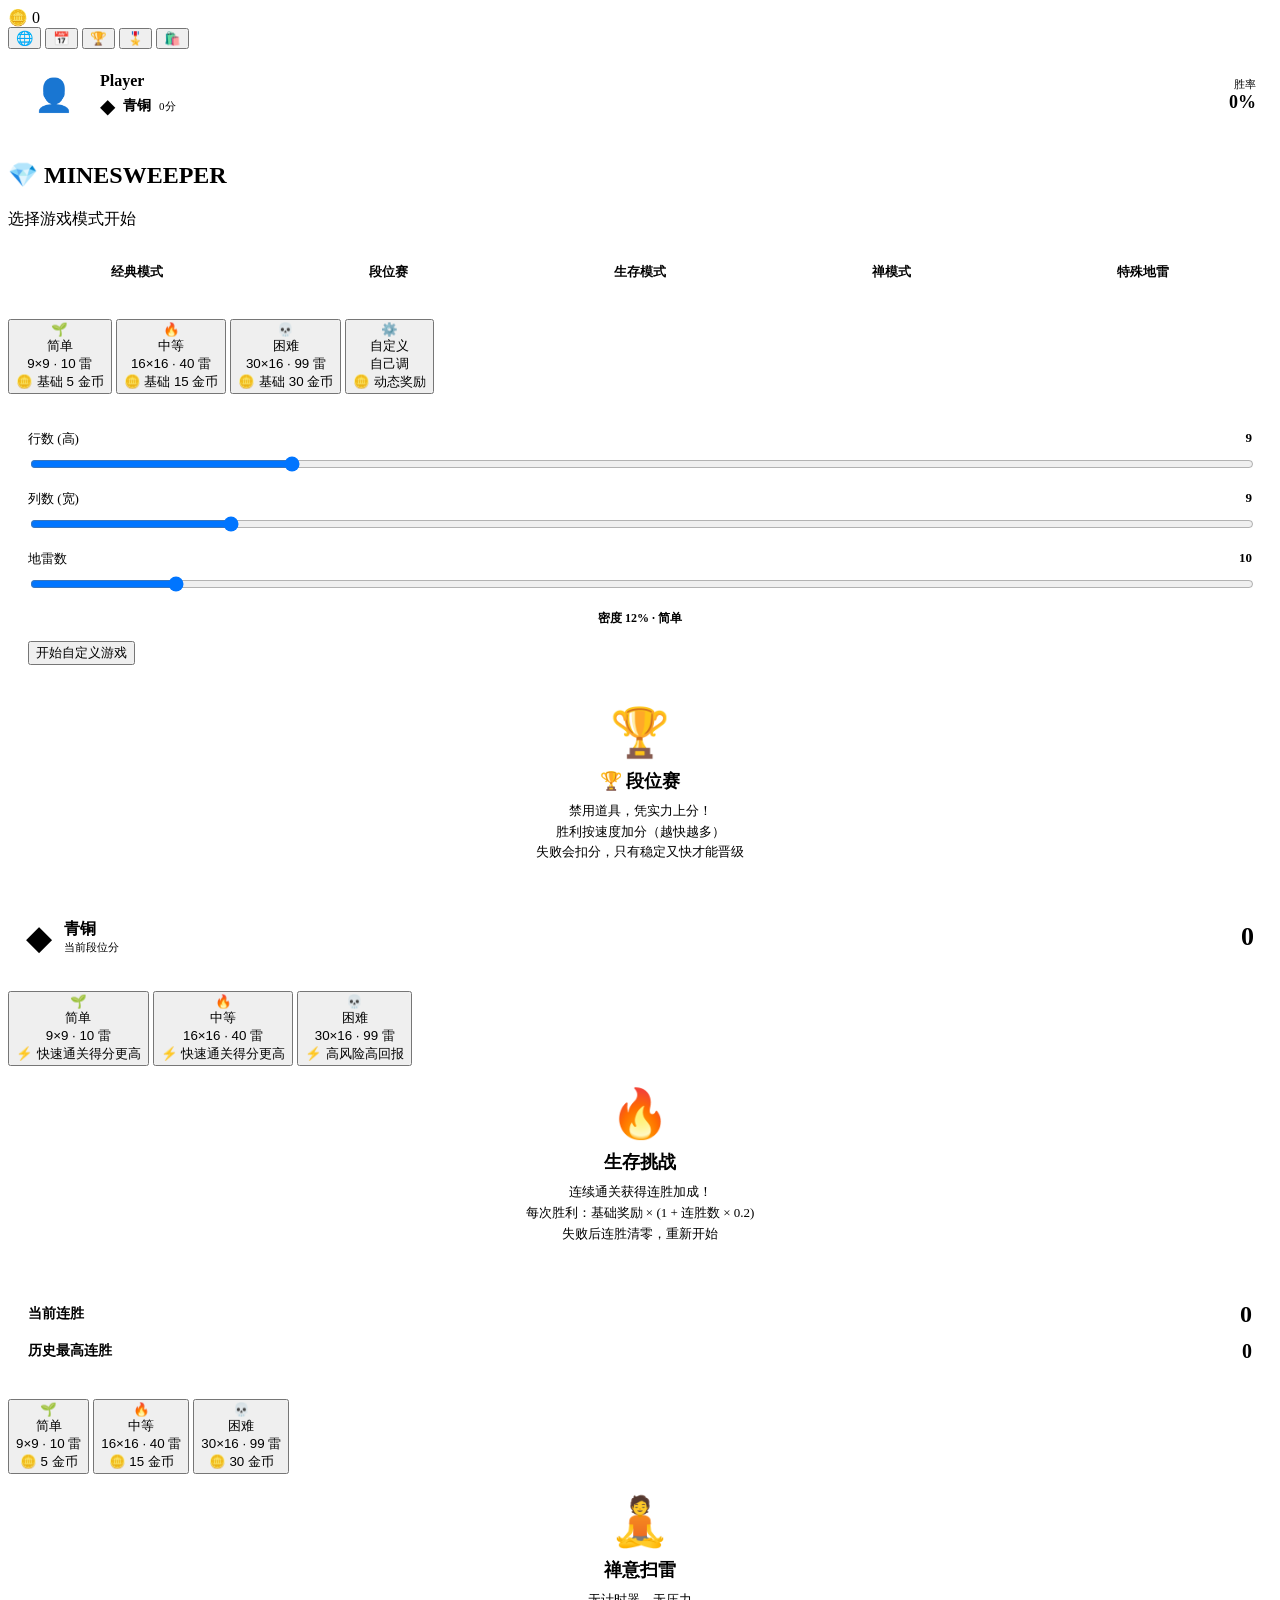
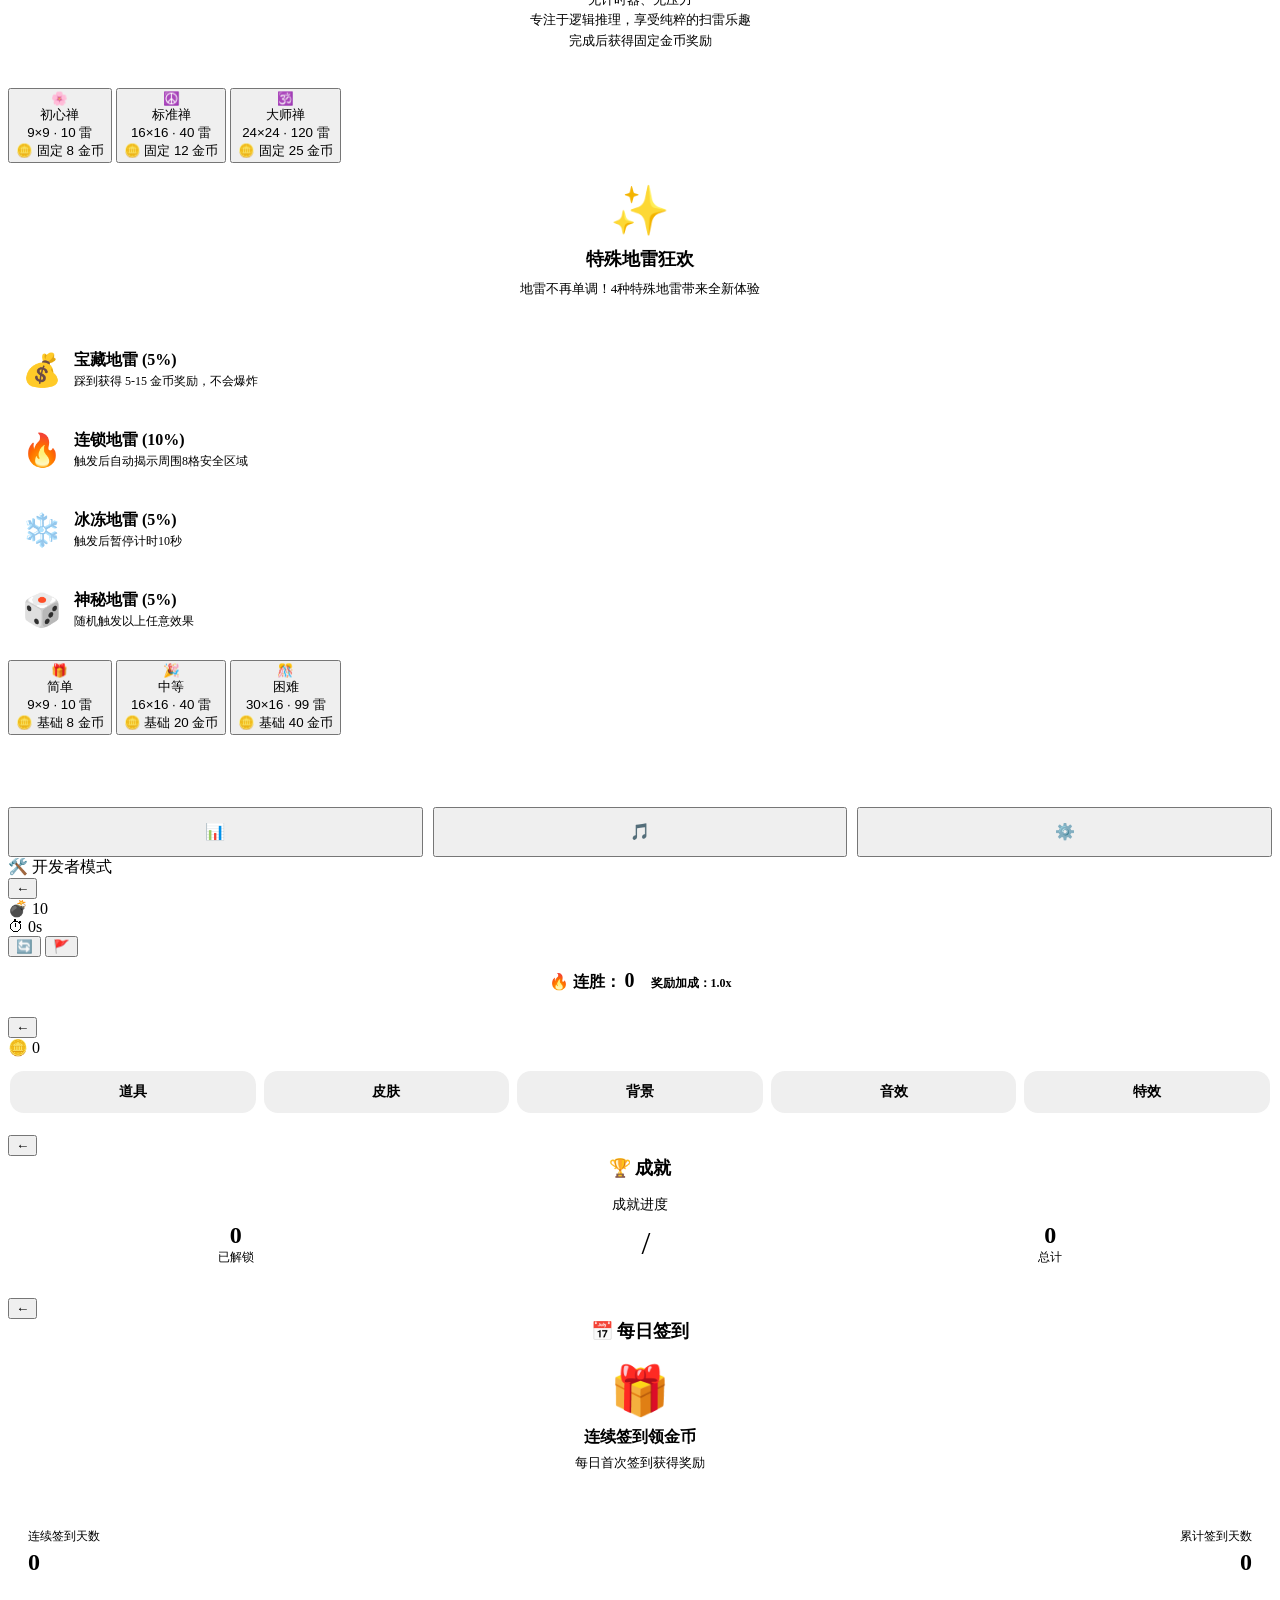
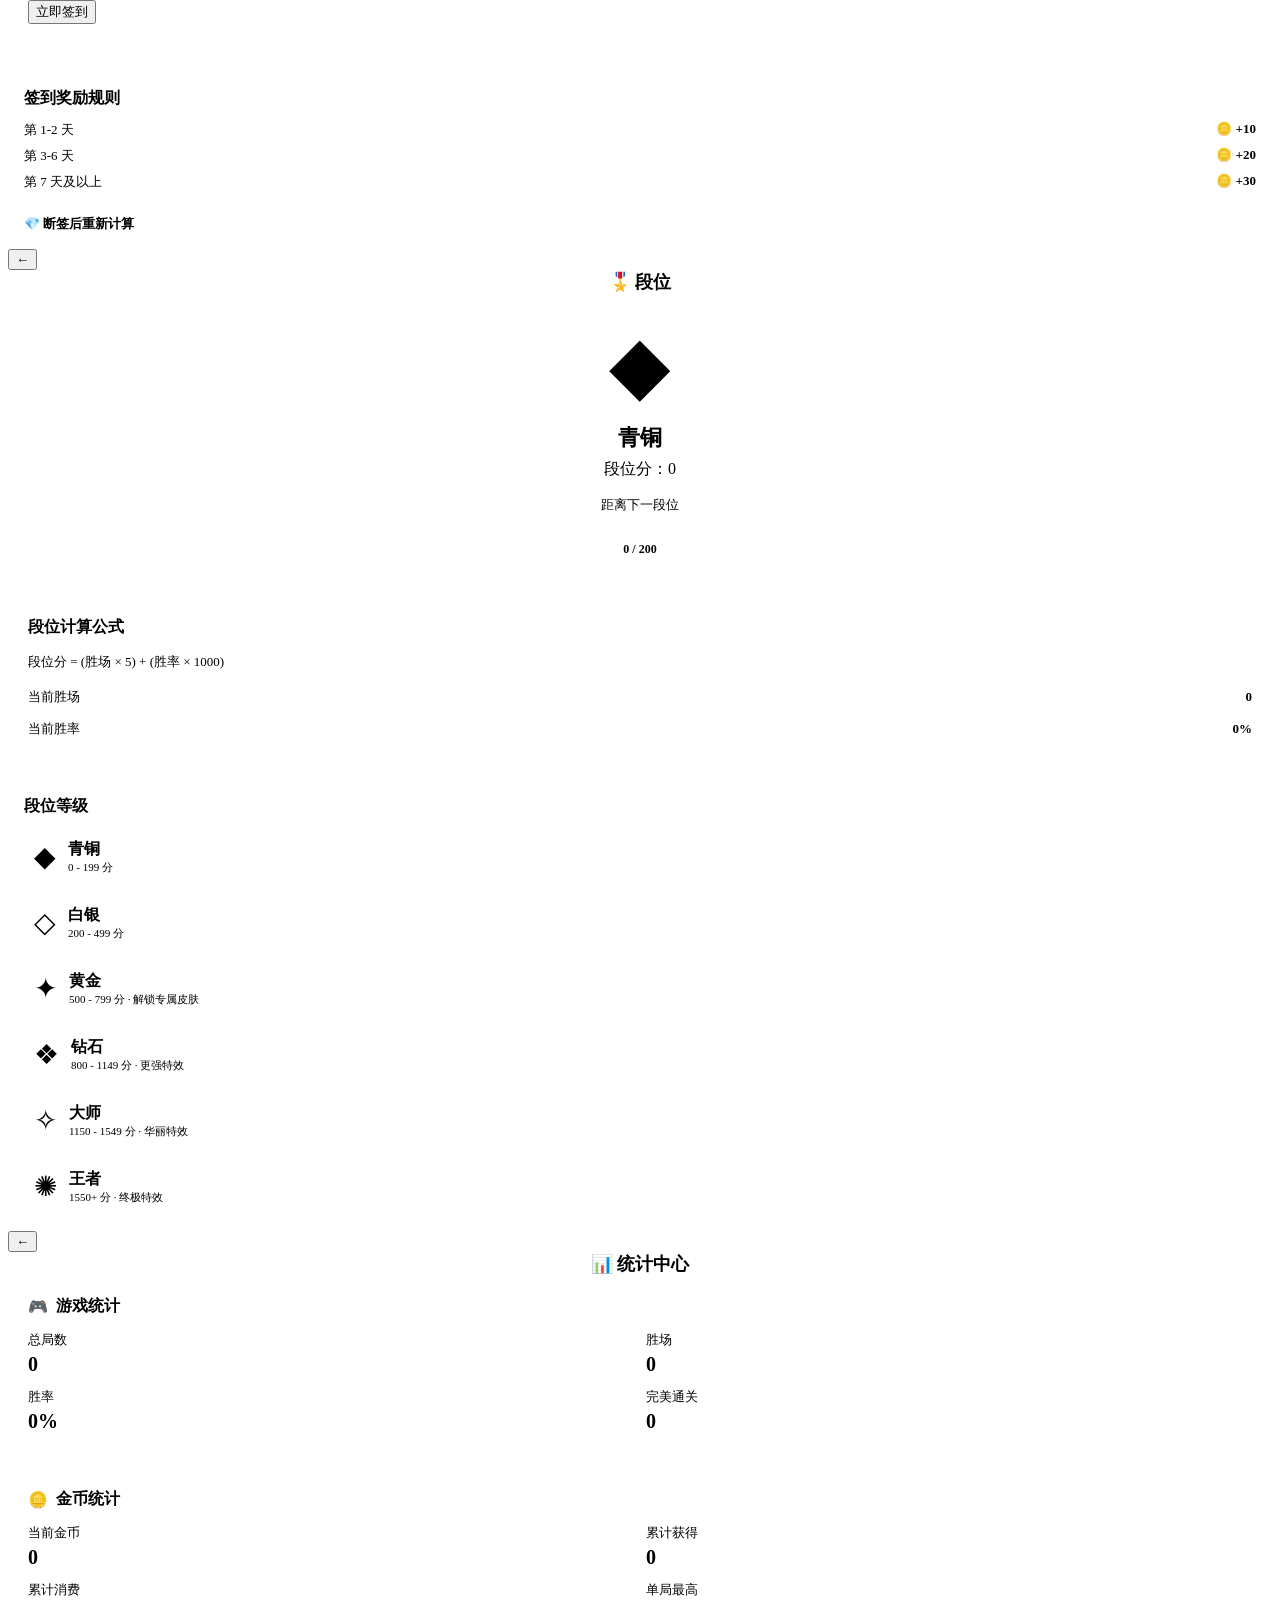
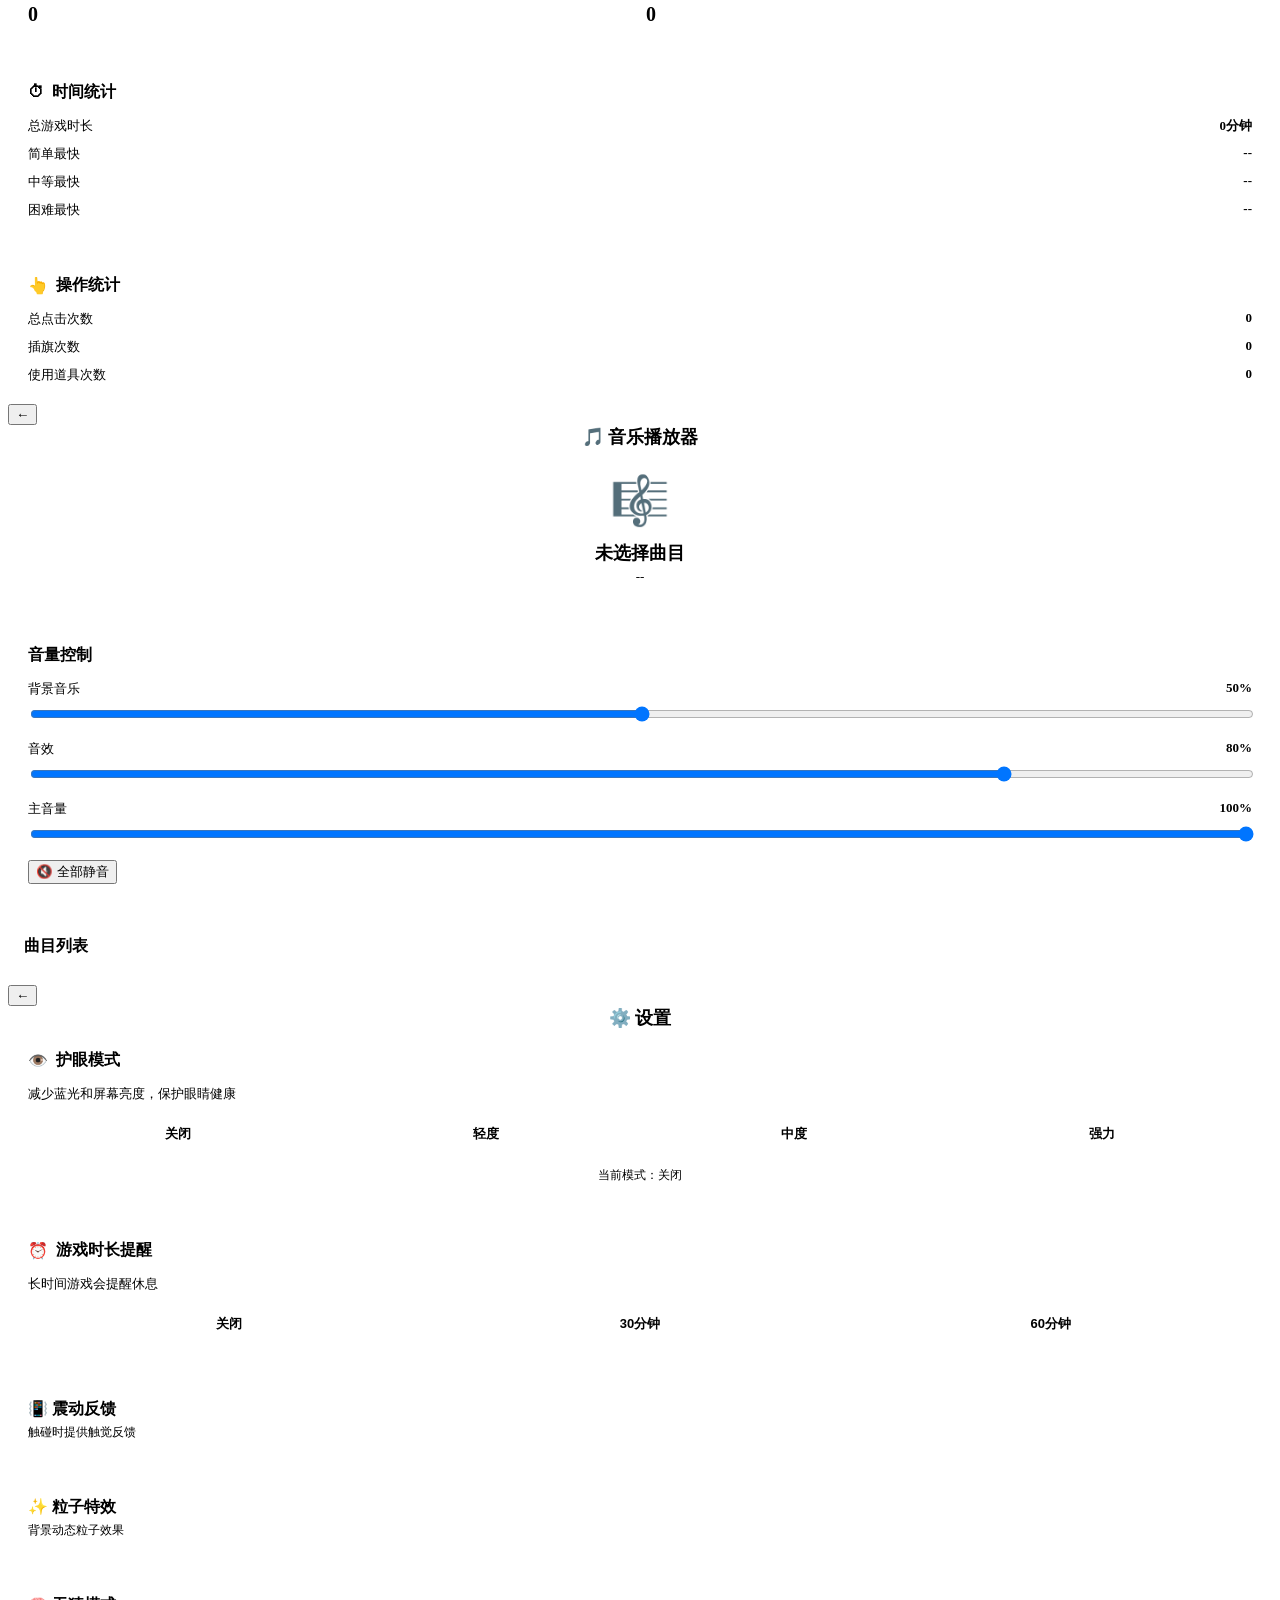
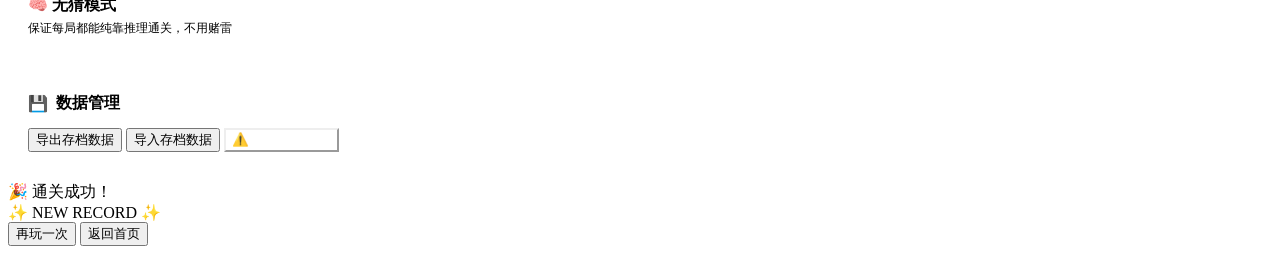
<file: Index.html>
<!DOCTYPE html>
<html>
<head>
  <base target="_top">
  <meta charset="utf-8">
  <?!= include('CSS'); ?>
</head>
<body>
<div id="particles-bg"></div>
<div id="app">

  <!-- ===================== 首页 ===================== -->
  <section id="screen-home" class="screen active">
    <div class="top-bar">
      <div class="coin-pill glow-effect">
        <span class="coin-icon">🪙</span>
        <span id="coin-count-home">0</span>
      </div>
      <div class="top-right-btns">
        <button class="icon-btn" id="btn-language" title="Language / 语言" style="font-size:14px;font-weight:700;">🌐</button>
        <button class="icon-btn" id="btn-daily-checkin" data-i18n-title="dailyCheckIn" title="每日签到">📅</button>
        <button class="icon-btn" id="btn-achievements" data-i18n-title="achievements" title="成就">🏆</button>
        <button class="icon-btn" id="btn-rank" data-i18n-title="rankTitleBtn" title="段位">🎖️</button>
        <button class="icon-btn" id="btn-shop-open" data-i18n-title="shop" title="商城">🛍️</button>
      </div>
    </div>

    <!-- 玩家信息卡片 -->
    <div class="glass-card" style="padding:16px;margin-bottom:16px;display:flex;align-items:center;gap:16px;">
      <div id="player-avatar" style="width:60px;height:60px;border-radius:50%;background:linear-gradient(135deg,var(--accent),var(--accent-2));display:flex;align-items:center;justify-content:center;font-size:32px;position:relative;cursor:pointer;" onclick="showAvatarSettings()">
        👤
        <div id="avatar-frame" style="position:absolute;inset:-4px;border:3px solid transparent;border-radius:50%;"></div>
      </div>
      <div style="flex:1;">
        <div style="font-weight:800;font-size:16px;margin-bottom:4px;">Player</div>
        <div style="display:flex;align-items:center;gap:8px;cursor:pointer;" onclick="document.getElementById('btn-rank').click()">
          <span id="player-rank-icon" class="rank-icon rank-bronze" style="font-size:20px;">◆</span>
          <span id="player-rank-name" style="font-weight:700;font-size:14px;">青铜</span>
          <span style="font-size:11px;color:var(--text-dim);" id="player-rank-score">0分</span>
        </div>
      </div>
      <div style="text-align:right;">
        <div style="font-size:11px;color:var(--text-dim);" data-i18n="winrate">胜率</div>
        <div id="player-winrate" style="font-weight:900;font-size:18px;color:var(--accent);">0%</div>
      </div>
    </div>

    <h1 class="logo gradient-text">💎 MINESWEEPER</h1>
    <p class="subtitle" data-i18n="selectMode">选择游戏模式开始</p>

    <!-- 游戏模式切换 -->
    <div class="mode-tabs" style="display:flex;gap:6px;margin-bottom:20px;background:var(--glass-bg);padding:6px;border-radius:16px;backdrop-filter:blur(10px);">
      <button class="mode-tab active" data-mode="classic" data-i18n="tab_classic" style="flex:1;padding:12px 6px;border:none;border-radius:12px;background:transparent;color:var(--text-dim);font-weight:700;font-size:12.5px;cursor:pointer;transition:all 0.3s ease;white-space:nowrap;">经典模式</button>
      <button class="mode-tab" data-mode="ranked" data-i18n="tab_ranked" style="flex:1;padding:12px 6px;border:none;border-radius:12px;background:transparent;color:var(--text-dim);font-weight:700;font-size:12.5px;cursor:pointer;transition:all 0.3s ease;white-space:nowrap;">段位赛</button>
      <button class="mode-tab" data-mode="survival" data-i18n="tab_survival" style="flex:1;padding:12px 6px;border:none;border-radius:12px;background:transparent;color:var(--text-dim);font-weight:700;font-size:12.5px;cursor:pointer;transition:all 0.3s ease;white-space:nowrap;">生存模式</button>
      <button class="mode-tab" data-mode="zen" data-i18n="tab_zen" style="flex:1;padding:12px 6px;border:none;border-radius:12px;background:transparent;color:var(--text-dim);font-weight:700;font-size:12.5px;cursor:pointer;transition:all 0.3s ease;white-space:nowrap;">禅模式</button>
      <button class="mode-tab" data-mode="special" data-i18n="tab_special" style="flex:1;padding:12px 6px;border:none;border-radius:12px;background:transparent;color:var(--text-dim);font-weight:700;font-size:12.5px;cursor:pointer;transition:all 0.3s ease;white-space:nowrap;">特殊地雷</button>
    </div>

    <!-- 经典模式 -->
    <div id="classic-mode-panel" class="mode-panel">
      <div class="diff-grid">
        <button class="diff-card glass-card" data-diff="easy">
          <div class="diff-emoji">🌱</div>
          <div class="diff-name" data-i18n="diff_easy">简单</div>
          <div class="diff-meta" data-i18n="meta_9x9">9×9 · 10 雷</div>
          <div class="diff-reward" data-i18n="reward_base5">🪙 基础 5 金币</div>
        </button>
        <button class="diff-card glass-card" data-diff="medium">
          <div class="diff-emoji">🔥</div>
          <div class="diff-name" data-i18n="diff_medium">中等</div>
          <div class="diff-meta" data-i18n="meta_16x16">16×16 · 40 雷</div>
          <div class="diff-reward" data-i18n="reward_base15">🪙 基础 15 金币</div>
        </button>
        <button class="diff-card glass-card" data-diff="hard">
          <div class="diff-emoji">💀</div>
          <div class="diff-name" data-i18n="diff_hard">困难</div>
          <div class="diff-meta" data-i18n="meta_30x16">30×16 · 99 雷</div>
          <div class="diff-reward" data-i18n="reward_base30">🪙 基础 30 金币</div>
        </button>
        <button class="diff-card glass-card" data-diff="custom">
          <div class="diff-emoji">⚙️</div>
          <div class="diff-name" data-i18n="diff_custom">自定义</div>
          <div class="diff-meta" data-i18n="meta_selfadjust">自己调</div>
          <div class="diff-reward" data-i18n="reward_dynamic">🪙 动态奖励</div>
        </button>
      </div>

      <div id="custom-panel" class="glass-card hidden" style="margin-top:16px;padding:20px;">
        <div style="margin-bottom:14px;">
          <label style="display:flex;justify-content:space-between;font-size:13px;color:var(--text-dim);margin-bottom:6px;"><span data-i18n="custom_rows">行数 (高)</span> <span id="val-rows" style="color:var(--text-main);font-weight:700;">9</span></label>
          <input type="range" id="slider-rows" min="5" max="24" value="9" style="width:100%;">
        </div>
        <div style="margin-bottom:14px;">
          <label style="display:flex;justify-content:space-between;font-size:13px;color:var(--text-dim);margin-bottom:6px;"><span data-i18n="custom_cols">列数 (宽)</span> <span id="val-cols" style="color:var(--text-main);font-weight:700;">9</span></label>
          <input type="range" id="slider-cols" min="5" max="30" value="9" style="width:100%;">
        </div>
        <div style="margin-bottom:14px;">
          <label style="display:flex;justify-content:space-between;font-size:13px;color:var(--text-dim);margin-bottom:6px;"><span data-i18n="custom_mines">地雷数</span> <span id="val-mines" style="color:var(--text-main);font-weight:700;">10</span></label>
          <input type="range" id="slider-mines" min="1" max="80" value="10" style="width:100%;">
        </div>
        <div id="density-tag" style="text-align:center;font-size:12px;color:var(--accent-2);margin:8px 0 14px;font-weight:700;">密度 12% · 简单</div>
        <button class="primary-btn" id="btn-custom-start" data-i18n="custom_start">开始自定义游戏</button>
      </div>
    </div>


    <!-- 段位赛 -->
    <div id="ranked-mode-panel" class="mode-panel hidden">
      <div class="glass-card" style="padding:20px;margin-bottom:16px;text-align:center;">
        <div style="font-size:48px;margin-bottom:8px;">🏆</div>
        <div style="font-size:18px;font-weight:800;margin-bottom:8px;" data-i18n="ranked_title">🏆 段位赛</div>
        <div style="font-size:13px;color:var(--text-dim);line-height:1.6;" data-i18n="ranked_desc">
          禁用道具，凭实力上分！<br>
          胜利按速度加分（越快越多）<br>
          失败会扣分，只有稳定又快才能晋级
        </div>
      </div>

      <div class="glass-card" style="padding:18px;margin-bottom:16px;display:flex;align-items:center;justify-content:space-between;">
        <div style="display:flex;align-items:center;gap:12px;">
          <span id="ranked-rank-icon" class="rank-icon rank-bronze" style="font-size:34px;">◆</span>
          <div>
            <div id="ranked-rank-name" style="font-weight:800;font-size:16px;">青铜</div>
            <div style="font-size:11px;color:var(--text-dim);" data-i18n="ranked_curScore">当前段位分</div>
          </div>
        </div>
        <div id="ranked-score" style="font-weight:900;font-size:26px;color:var(--gold);">0</div>
      </div>

      <div class="diff-grid">
        <button class="diff-card glass-card" data-diff="ranked-easy">
          <div class="diff-emoji">🌱</div>
          <div class="diff-name" data-i18n="diff_easy">简单</div>
          <div class="diff-meta" data-i18n="meta_9x9">9×9 · 10 雷</div>
          <div class="diff-reward" data-i18n="reward_rankedEasy">⚡ 快速通关得分更高</div>
        </button>
        <button class="diff-card glass-card" data-diff="ranked-medium">
          <div class="diff-emoji">🔥</div>
          <div class="diff-name" data-i18n="diff_medium">中等</div>
          <div class="diff-meta" data-i18n="meta_16x16">16×16 · 40 雷</div>
          <div class="diff-reward" data-i18n="reward_rankedMedium">⚡ 快速通关得分更高</div>
        </button>
        <button class="diff-card glass-card" data-diff="ranked-hard">
          <div class="diff-emoji">💀</div>
          <div class="diff-name" data-i18n="diff_hard">困难</div>
          <div class="diff-meta" data-i18n="meta_30x16">30×16 · 99 雷</div>
          <div class="diff-reward" data-i18n="reward_rankedHard">⚡ 高风险高回报</div>
        </button>
      </div>
    </div>

    <!-- 生存模式 -->
    <div id="survival-mode-panel" class="mode-panel hidden">
      <div class="glass-card" style="padding:20px;margin-bottom:16px;text-align:center;">
        <div style="font-size:48px;margin-bottom:8px;">🔥</div>
        <div style="font-size:18px;font-weight:800;margin-bottom:8px;" data-i18n="survival_title">生存挑战</div>
        <div style="font-size:13px;color:var(--text-dim);line-height:1.6;" data-i18n="survival_desc">
          连续通关获得连胜加成！<br>
          每次胜利：基础奖励 × (1 + 连胜数 × 0.2)<br>
          失败后连胜清零，重新开始
        </div>
      </div>

      <div class="glass-card" style="padding:20px;margin-bottom:16px;">
        <div style="display:flex;justify-content:space-between;align-items:center;margin-bottom:12px;">
          <span style="font-size:14px;font-weight:700;" data-i18n="survival_current">当前连胜</span>
          <span id="survival-streak" style="font-size:24px;font-weight:900;color:var(--accent);">0</span>
        </div>
        <div style="display:flex;justify-content:space-between;align-items:center;">
          <span style="font-size:14px;font-weight:700;" data-i18n="survival_best">历史最高连胜</span>
          <span id="survival-best-streak" style="font-size:20px;font-weight:800;color:var(--gold);">0</span>
        </div>
      </div>

      <div class="diff-grid">
        <button class="diff-card glass-card" data-diff="survival-easy">
          <div class="diff-emoji">🌱</div>
          <div class="diff-name" data-i18n="diff_easy">简单</div>
          <div class="diff-meta" data-i18n="meta_9x9">9×9 · 10 雷</div>
          <div class="diff-reward" id="reward-survival-easy" data-i18n="reward_5">🪙 5 金币</div>
        </button>
        <button class="diff-card glass-card" data-diff="survival-medium">
          <div class="diff-emoji">🔥</div>
          <div class="diff-name" data-i18n="diff_medium">中等</div>
          <div class="diff-meta" data-i18n="meta_16x16">16×16 · 40 雷</div>
          <div class="diff-reward" id="reward-survival-medium" data-i18n="reward_15">🪙 15 金币</div>
        </button>
        <button class="diff-card glass-card" data-diff="survival-hard">
          <div class="diff-emoji">💀</div>
          <div class="diff-name" data-i18n="diff_hard">困难</div>
          <div class="diff-meta" data-i18n="meta_30x16">30×16 · 99 雷</div>
          <div class="diff-reward" id="reward-survival-hard" data-i18n="reward_30">🪙 30 金币</div>
        </button>
      </div>
    </div>

    <!-- 禅模式 -->
    <div id="zen-mode-panel" class="mode-panel hidden">
      <div class="glass-card" style="padding:20px;margin-bottom:16px;text-align:center;">
        <div style="font-size:48px;margin-bottom:8px;">🧘</div>
        <div style="font-size:18px;font-weight:800;margin-bottom:8px;" data-i18n="zen_title">禅意扫雷</div>
        <div style="font-size:13px;color:var(--text-dim);line-height:1.6;" data-i18n="zen_desc">
          无计时器、无压力<br>
          专注于逻辑推理，享受纯粹的扫雷乐趣<br>
          完成后获得固定金币奖励
        </div>
      </div>

      <div class="diff-grid">
        <button class="diff-card glass-card" data-diff="zen-easy">
          <div class="diff-emoji">🌸</div>
          <div class="diff-name" data-i18n="diff_zen_easy">初心禅</div>
          <div class="diff-meta" data-i18n="meta_9x9">9×9 · 10 雷</div>
          <div class="diff-reward" data-i18n="reward_fixed8">🪙 固定 8 金币</div>
        </button>
        <button class="diff-card glass-card" data-diff="zen-normal">
          <div class="diff-emoji">☮️</div>
          <div class="diff-name" data-i18n="diff_zen_normal">标准禅</div>
          <div class="diff-meta" data-i18n="meta_16x16">16×16 · 40 雷</div>
          <div class="diff-reward" data-i18n="reward_fixed12">🪙 固定 12 金币</div>
        </button>
        <button class="diff-card glass-card" data-diff="zen-hard">
          <div class="diff-emoji">🕉️</div>
          <div class="diff-name" data-i18n="diff_zen_hard">大师禅</div>
          <div class="diff-meta" data-i18n="meta_24x24">24×24 · 120 雷</div>
          <div class="diff-reward" data-i18n="reward_fixed25">🪙 固定 25 金币</div>
        </button>
      </div>
    </div>

    <!-- 特殊地雷模式 -->
    <div id="special-mode-panel" class="mode-panel hidden">
      <div class="glass-card" style="padding:20px;margin-bottom:16px;text-align:center;">
        <div style="font-size:48px;margin-bottom:8px;">✨</div>
        <div style="font-size:18px;font-weight:800;margin-bottom:8px;" data-i18n="special_title">特殊地雷狂欢</div>
        <div style="font-size:13px;color:var(--text-dim);line-height:1.6;" data-i18n="special_desc">
          地雷不再单调！4种特殊地雷带来全新体验
        </div>
      </div>

      <div style="display:grid;gap:12px;margin-bottom:16px;">
        <div class="glass-card" style="padding:14px;display:flex;align-items:center;gap:12px;">
          <div style="font-size:32px;">💰</div>
          <div style="flex:1;">
            <div style="font-weight:800;margin-bottom:2px;" data-i18n="mine_treasure_name">宝藏地雷 (5%)</div>
            <div style="font-size:12px;color:var(--text-dim);" data-i18n="mine_treasure_desc">踩到获得 5-15 金币奖励，不会爆炸</div>
          </div>
        </div>
        <div class="glass-card" style="padding:14px;display:flex;align-items:center;gap:12px;">
          <div style="font-size:32px;">🔥</div>
          <div style="flex:1;">
            <div style="font-weight:800;margin-bottom:2px;" data-i18n="mine_chain_name">连锁地雷 (10%)</div>
            <div style="font-size:12px;color:var(--text-dim);" data-i18n="mine_chain_desc">触发后自动揭示周围8格安全区域</div>
          </div>
        </div>
        <div class="glass-card" style="padding:14px;display:flex;align-items:center;gap:12px;">
          <div style="font-size:32px;">❄️</div>
          <div style="flex:1;">
            <div style="font-weight:800;margin-bottom:2px;" data-i18n="mine_freeze_name">冰冻地雷 (5%)</div>
            <div style="font-size:12px;color:var(--text-dim);" data-i18n="mine_freeze_desc">触发后暂停计时10秒</div>
          </div>
        </div>
        <div class="glass-card" style="padding:14px;display:flex;align-items:center;gap:12px;">
          <div style="font-size:32px;">🎲</div>
          <div style="flex:1;">
            <div style="font-weight:800;margin-bottom:2px;" data-i18n="mine_mystery_name">神秘地雷 (5%)</div>
            <div style="font-size:12px;color:var(--text-dim);" data-i18n="mine_mystery_desc">随机触发以上任意效果</div>
          </div>
        </div>
      </div>

      <div class="diff-grid">
        <button class="diff-card glass-card" data-diff="special-easy">
          <div class="diff-emoji">🎁</div>
          <div class="diff-name" data-i18n="diff_easy">简单</div>
          <div class="diff-meta" data-i18n="meta_9x9">9×9 · 10 雷</div>
          <div class="diff-reward" data-i18n="reward_base8">🪙 基础 8 金币</div>
        </button>
        <button class="diff-card glass-card" data-diff="special-medium">
          <div class="diff-emoji">🎉</div>
          <div class="diff-name" data-i18n="diff_medium">中等</div>
          <div class="diff-meta" data-i18n="meta_16x16">16×16 · 40 雷</div>
          <div class="diff-reward" data-i18n="reward_base20">🪙 基础 20 金币</div>
        </button>
        <button class="diff-card glass-card" data-diff="special-hard">
          <div class="diff-emoji">🎊</div>
          <div class="diff-name" data-i18n="diff_hard">困难</div>
          <div class="diff-meta" data-i18n="meta_30x16">30×16 · 99 雷</div>
          <div class="diff-reward" data-i18n="reward_base40">🪙 基础 40 金币</div>
        </button>
      </div>
    </div>

    <!-- 记录展示 -->
    <div class="glass-card" id="records-box" style="margin-top:20px;padding:16px;font-size:13px;"></div>

    <!-- 底部按钮 -->
    <div style="display:flex;gap:10px;margin-top:20px;">
      <button class="icon-btn" id="btn-stats" data-i18n-title="statistics" title="统计中心" style="flex:1;height:50px;font-size:16px;">📊</button>
      <button class="icon-btn" id="btn-music" data-i18n-title="music" title="音乐播放器" style="flex:1;height:50px;font-size:16px;">🎵</button>
      <button class="icon-btn" id="btn-settings" data-i18n-title="settings" title="设置" style="flex:1;height:50px;font-size:16px;">⚙️</button>
    </div>

    <div class="dev-toggle" id="btn-dev-mode">🛠️ 开发者模式</div>
  </section>


  <!-- ===================== 游戏画面 ===================== -->
  <section id="screen-game" class="screen">
    <div class="game-header">
      <button class="icon-btn" id="btn-back">←</button>
      <div class="counter">💣 <span id="mine-count">10</span></div>
      <div class="counter timer" id="timer-display">⏱ <span id="timer">0</span>s</div>
      <button class="icon-btn" id="btn-restart">🔄</button>
      <button class="icon-btn" id="btn-flag-mode" data-i18n-title="flagMode" title="标雷模式">🚩</button>
    </div>

    <!-- 生存模式连胜显示 -->
    <div id="survival-info" class="glass-card hidden" style="padding:12px;margin-bottom:12px;text-align:center;font-weight:800;">
      <span style="color:var(--accent);" data-i18n="streakLabel">🔥 连胜：</span>
      <span id="current-streak-display" style="font-size:20px;color:var(--gold);">0</span>
      <span style="margin-left:12px;color:var(--text-dim);font-size:12px;">
        <span data-i18n="bonusLabel">奖励加成：</span><span id="bonus-multiplier" style="color:var(--accent-2);">1.0x</span>
      </span>
    </div>

    <!-- 道具栏 -->
    <div class="items-bar" id="items-bar"></div>

    <!-- 棋盘 -->
    <div id="board-wrap" class="glass-card">
      <div id="board"></div>
    </div>
  </section>

  <!-- ===================== 商城 ===================== -->
  <section id="screen-shop" class="screen">
    <div class="game-header">
      <button class="icon-btn" id="btn-shop-back">←</button>
      <div class="coin-pill">
        <span class="coin-icon">🪙</span>
        <span id="coin-count-shop">0</span>
      </div>
      <div style="width:46px"></div>
    </div>

    <div style="display:flex;gap:8px;margin:12px 0 20px;overflow-x:auto;padding:2px;">
      <button class="shop-tab active" data-tab="items" data-i18n="items" style="flex:1;padding:12px 16px;border:none;border-radius:14px;font-weight:700;font-size:14px;cursor:pointer;transition:all 0.3s ease;white-space:nowrap;">道具</button>
      <button class="shop-tab" data-tab="skins" data-i18n="skins" style="flex:1;padding:12px 16px;border:none;border-radius:14px;font-weight:700;font-size:14px;cursor:pointer;transition:all 0.3s ease;white-space:nowrap;">皮肤</button>
      <button class="shop-tab" data-tab="backgrounds" data-i18n="backgrounds" style="flex:1;padding:12px 16px;border:none;border-radius:14px;font-weight:700;font-size:14px;cursor:pointer;transition:all 0.3s ease;white-space:nowrap;">背景</button>
      <button class="shop-tab" data-tab="sounds" data-i18n="sounds" style="flex:1;padding:12px 16px;border:none;border-radius:14px;font-weight:700;font-size:14px;cursor:pointer;transition:all 0.3s ease;white-space:nowrap;">音效</button>
      <button class="shop-tab" data-tab="effects" data-i18n="effects" style="flex:1;padding:12px 16px;border:none;border-radius:14px;font-weight:700;font-size:14px;cursor:pointer;transition:all 0.3s ease;white-space:nowrap;">特效</button>
    </div>

    <div id="shop-items" class="shop-grid"></div>
    <div id="shop-skins" class="shop-grid hidden"></div>
    <div id="shop-backgrounds" class="shop-grid hidden"></div>
    <div id="shop-sounds" class="shop-grid hidden"></div>
    <div id="shop-effects" class="shop-grid hidden"></div>
  </section>

  <!-- ===================== 成就系统 ===================== -->
  <section id="screen-achievements" class="screen">
    <div class="game-header">
      <button class="icon-btn" id="btn-achievements-back">←</button>
      <div style="flex:1;text-align:center;font-size:18px;font-weight:900;" data-i18n="achTitle">🏆 成就</div>
      <div style="width:46px"></div>
    </div>

    <div class="glass-card" style="padding:16px;margin-bottom:16px;text-align:center;">
      <div style="font-size:14px;color:var(--text-dim);margin-bottom:8px;" data-i18n="achProgress">成就进度</div>
      <div style="display:flex;justify-content:space-around;align-items:center;">
        <div>
          <div style="font-size:24px;font-weight:900;color:var(--accent);" id="unlocked-count">0</div>
          <div style="font-size:12px;color:var(--text-dim);" data-i18n="achUnlocked">已解锁</div>
        </div>
        <div style="font-size:32px;color:var(--text-dim);">/</div>
        <div>
          <div style="font-size:24px;font-weight:900;color:var(--text-dim);" id="total-achievements">0</div>
          <div style="font-size:12px;color:var(--text-dim);" data-i18n="achTotal">总计</div>
        </div>
      </div>
    </div>

    <div id="achievements-list" style="display:flex;flex-direction:column;gap:12px;"></div>
  </section>


  <!-- ===================== 每日签到 ===================== -->
  <section id="screen-daily-checkin" class="screen">
    <div class="game-header">
      <button class="icon-btn" id="btn-checkin-back">←</button>
      <div style="flex:1;text-align:center;font-size:18px;font-weight:900;" data-i18n="checkinTitle">📅 每日签到</div>
      <div style="width:46px"></div>
    </div>

    <div class="glass-card" style="padding:20px;margin-bottom:16px;text-align:center;">
      <div style="font-size:48px;margin-bottom:8px;">🎁</div>
      <div style="font-size:16px;font-weight:800;margin-bottom:6px;" data-i18n="checkinHead">连续签到领金币</div>
      <div style="font-size:13px;color:var(--text-dim);" data-i18n="checkinSub">每日首次签到获得奖励</div>
    </div>

    <div class="glass-card" style="padding:20px;margin-bottom:16px;">
      <div style="display:flex;justify-content:space-between;margin-bottom:12px;">
        <div>
          <div style="font-size:12px;color:var(--text-dim);margin-bottom:4px;" data-i18n="checkinConsecutive">连续签到天数</div>
          <div style="font-size:24px;font-weight:900;color:var(--accent);" id="consecutive-days">0</div>
        </div>
        <div style="text-align:right;">
          <div style="font-size:12px;color:var(--text-dim);margin-bottom:4px;" data-i18n="checkinTotal">累计签到天数</div>
          <div style="font-size:24px;font-weight:900;color:var(--gold);" id="total-checkin-days">0</div>
        </div>
      </div>
      <button class="primary-btn" id="btn-do-checkin" style="margin-top:12px;">立即签到</button>
      <div id="checkin-status" style="margin-top:12px;font-size:13px;color:var(--text-dim);text-align:center;"></div>
    </div>

    <div class="glass-card" style="padding:16px;">
      <div style="font-weight:800;margin-bottom:12px;" data-i18n="checkinRules">签到奖励规则</div>
      <div style="display:flex;flex-direction:column;gap:8px;font-size:13px;">
        <div style="display:flex;justify-content:space-between;">
          <span style="color:var(--text-dim);" data-i18n="checkinDay12">第 1-2 天</span>
          <span style="color:var(--gold);font-weight:700;">🪙 +10</span>
        </div>
        <div style="display:flex;justify-content:space-between;">
          <span style="color:var(--text-dim);" data-i18n="checkinDay36">第 3-6 天</span>
          <span style="color:var(--gold);font-weight:700;">🪙 +20</span>
        </div>
        <div style="display:flex;justify-content:space-between;">
          <span style="color:var(--text-dim);" data-i18n="checkinDay7">第 7 天及以上</span>
          <span style="color:var(--gold);font-weight:700;">🪙 +30</span>
        </div>
        <div style="margin-top:8px;padding-top:8px;border-top:1px solid var(--glass-border);color:var(--accent-2);font-weight:700;" data-i18n="checkinReset">
          💎 断签后重新计算
        </div>
      </div>
    </div>
  </section>

  <!-- ===================== 段位系统 ===================== -->
  <section id="screen-rank" class="screen">
    <div class="game-header">
      <button class="icon-btn" id="btn-rank-back">←</button>
      <div style="flex:1;text-align:center;font-size:18px;font-weight:900;" data-i18n="rankTitle">🎖️ 段位</div>
      <div style="width:46px"></div>
    </div>

    <div class="glass-card" style="padding:24px;margin-bottom:16px;text-align:center;">
      <div id="current-rank-icon" style="font-size:80px;margin-bottom:12px;" class="rank-icon rank-bronze">◆</div>
      <div id="current-rank-name" style="font-size:22px;font-weight:900;margin-bottom:6px;">青铜</div>
      <div id="current-rank-score" style="font-size:16px;color:var(--text-dim);margin-bottom:16px;">段位分：0</div>
      
      <div style="margin-bottom:8px;font-size:13px;color:var(--text-dim);" data-i18n="rankNext">距离下一段位</div>
      <div style="background:rgba(255,255,255,0.1);border-radius:20px;height:12px;overflow:hidden;margin-bottom:8px;">
        <div id="rank-progress-bar" style="background:linear-gradient(90deg,var(--accent),var(--accent-2));height:100%;width:0%;transition:width 0.5s ease;"></div>
      </div>
      <div id="rank-progress-text" style="font-size:12px;color:var(--accent-2);font-weight:700;">0 / 200</div>
    </div>

    <div class="glass-card" style="padding:20px;margin-bottom:16px;">
      <div style="font-weight:800;margin-bottom:12px;" data-i18n="rankFormulaTitle">段位计算公式</div>
      <div style="font-size:13px;color:var(--text-dim);line-height:1.8;">
        <div style="margin-bottom:8px;" data-i18n="rankFormula">段位分 = (胜场 × 5) + (胜率 × 1000)</div>
        <div style="display:flex;justify-content:space-between;padding:4px 0;">
          <span data-i18n="rankCurWins">当前胜场</span>
          <span id="rank-wins" style="color:var(--text-main);font-weight:700;">0</span>
        </div>
        <div style="display:flex;justify-content:space-between;padding:4px 0;">
          <span data-i18n="rankCurWinrate">当前胜率</span>
          <span id="rank-winrate" style="color:var(--text-main);font-weight:700;">0%</span>
        </div>
      </div>
    </div>

    <div class="glass-card" style="padding:16px;">
      <div style="font-weight:800;margin-bottom:12px;" data-i18n="rankLevels">段位等级</div>
      <div style="display:flex;flex-direction:column;gap:10px;">
        <div style="display:flex;align-items:center;gap:12px;padding:10px;background:rgba(255,255,255,0.05);border-radius:12px;">
          <span class="rank-icon rank-bronze" style="font-size:28px;">◆</span>
          <div style="flex:1;">
            <div style="font-weight:700;" class="rank-tier-name" data-rank="bronze">青铜</div>
            <div style="font-size:11px;color:var(--text-dim);" data-i18n="rankBronzeRange">0 - 199 分</div>
          </div>
        </div>
        <div style="display:flex;align-items:center;gap:12px;padding:10px;background:rgba(255,255,255,0.05);border-radius:12px;">
          <span class="rank-icon rank-silver" style="font-size:28px;">◇</span>
          <div style="flex:1;">
            <div style="font-weight:700;" class="rank-tier-name" data-rank="silver">白银</div>
            <div style="font-size:11px;color:var(--text-dim);" data-i18n="rankSilverRange">200 - 499 分</div>
          </div>
        </div>
        <div style="display:flex;align-items:center;gap:12px;padding:10px;background:rgba(255,255,255,0.05);border-radius:12px;">
          <span class="rank-icon rank-gold" style="font-size:28px;">✦</span>
          <div style="flex:1;">
            <div style="font-weight:700;" class="rank-tier-name" data-rank="gold">黄金</div>
            <div style="font-size:11px;color:var(--text-dim);" data-i18n="rankGoldRange">500 - 799 分 · 解锁专属皮肤</div>
          </div>
        </div>
        <div style="display:flex;align-items:center;gap:12px;padding:10px;background:rgba(255,255,255,0.05);border-radius:12px;">
          <span class="rank-icon rank-diamond" style="font-size:28px;">❖</span>
          <div style="flex:1;">
            <div style="font-weight:700;" class="rank-tier-name" data-rank="diamond">钻石</div>
            <div style="font-size:11px;color:var(--text-dim);" data-i18n="rankDiamondRange">800 - 1149 分 · 更强特效</div>
          </div>
        </div>
        <div style="display:flex;align-items:center;gap:12px;padding:10px;background:rgba(255,255,255,0.05);border-radius:12px;">
          <span class="rank-icon rank-master" style="font-size:28px;">✧</span>
          <div style="flex:1;">
            <div style="font-weight:700;" class="rank-tier-name" data-rank="master">大师</div>
            <div style="font-size:11px;color:var(--text-dim);" data-i18n="rankMasterRange">1150 - 1549 分 · 华丽特效</div>
          </div>
        </div>
        <div style="display:flex;align-items:center;gap:12px;padding:10px;background:rgba(255,255,255,0.05);border-radius:12px;">
          <span class="rank-icon rank-king" style="font-size:28px;">✺</span>
          <div style="flex:1;">
            <div style="font-weight:700;" class="rank-tier-name" data-rank="king">王者</div>
            <div style="font-size:11px;color:var(--text-dim);" data-i18n="rankKingRange">1550+ 分 · 终极特效</div>
          </div>
        </div>
      </div>
    </div>
  </section>


  <!-- ===================== 统计中心 ===================== -->
  <section id="screen-stats" class="screen">
    <div class="game-header">
      <button class="icon-btn" id="btn-stats-back">←</button>
      <div style="flex:1;text-align:center;font-size:18px;font-weight:900;" data-i18n="statsTitle">📊 统计中心</div>
      <div style="width:46px"></div>
    </div>

    <!-- 游戏统计 -->
    <div class="glass-card" style="padding:20px;margin-bottom:16px;">
      <div style="font-weight:800;margin-bottom:14px;display:flex;align-items:center;gap:8px;">
        <span>🎮</span> <span data-i18n="statsGame">游戏统计</span>
      </div>
      <div style="display:grid;grid-template-columns:1fr 1fr;gap:12px;font-size:13px;">
        <div>
          <div style="color:var(--text-dim);margin-bottom:4px;" data-i18n="statTotalGames">总局数</div>
          <div style="font-size:20px;font-weight:900;color:var(--text-main);" id="stat-total-games">0</div>
        </div>
        <div>
          <div style="color:var(--text-dim);margin-bottom:4px;" data-i18n="statWins">胜场</div>
          <div style="font-size:20px;font-weight:900;color:var(--success);" id="stat-wins">0</div>
        </div>
        <div>
          <div style="color:var(--text-dim);margin-bottom:4px;" data-i18n="statWinrate">胜率</div>
          <div style="font-size:20px;font-weight:900;color:var(--accent);" id="stat-winrate">0%</div>
        </div>
        <div>
          <div style="color:var(--text-dim);margin-bottom:4px;" data-i18n="statPerfect">完美通关</div>
          <div style="font-size:20px;font-weight:900;color:var(--gold);" id="stat-perfect-wins">0</div>
        </div>
      </div>
    </div>

    <!-- 金币统计 -->
    <div class="glass-card" style="padding:20px;margin-bottom:16px;">
      <div style="font-weight:800;margin-bottom:14px;display:flex;align-items:center;gap:8px;">
        <span>🪙</span> <span data-i18n="statsCoin">金币统计</span>
      </div>
      <div style="display:grid;grid-template-columns:1fr 1fr;gap:12px;font-size:13px;">
        <div>
          <div style="color:var(--text-dim);margin-bottom:4px;" data-i18n="statCurCoins">当前金币</div>
          <div style="font-size:20px;font-weight:900;color:var(--gold);" id="stat-current-coins">0</div>
        </div>
        <div>
          <div style="color:var(--text-dim);margin-bottom:4px;" data-i18n="statTotalEarned">累计获得</div>
          <div style="font-size:20px;font-weight:900;color:var(--accent-2);" id="stat-total-earned">0</div>
        </div>
        <div>
          <div style="color:var(--text-dim);margin-bottom:4px;" data-i18n="statTotalSpent">累计消费</div>
          <div style="font-size:20px;font-weight:900;color:var(--danger);" id="stat-total-spent">0</div>
        </div>
        <div>
          <div style="color:var(--text-dim);margin-bottom:4px;" data-i18n="statMaxEarn">单局最高</div>
          <div style="font-size:20px;font-weight:900;color:var(--warning);" id="stat-max-earn">0</div>
        </div>
      </div>
    </div>

    <!-- 时间统计 -->
    <div class="glass-card" style="padding:20px;margin-bottom:16px;">
      <div style="font-weight:800;margin-bottom:14px;display:flex;align-items:center;gap:8px;">
        <span>⏱</span> <span data-i18n="statsTime">时间统计</span>
      </div>
      <div style="display:flex;flex-direction:column;gap:10px;font-size:13px;">
        <div style="display:flex;justify-content:space-between;">
          <span style="color:var(--text-dim);" data-i18n="statTotalTime">总游戏时长</span>
          <span style="font-weight:800;" id="stat-total-time">0分钟</span>
        </div>
        <div style="display:flex;justify-content:space-between;">
          <span style="color:var(--text-dim);" data-i18n="statEasyBest">简单最快</span>
          <span style="font-weight:800;color:var(--success);" id="stat-easy-best">--</span>
        </div>
        <div style="display:flex;justify-content:space-between;">
          <span style="color:var(--text-dim);" data-i18n="statMedBest">中等最快</span>
          <span style="font-weight:800;color:var(--accent);" id="stat-medium-best">--</span>
        </div>
        <div style="display:flex;justify-content:space-between;">
          <span style="color:var(--text-dim);" data-i18n="statHardBest">困难最快</span>
          <span style="font-weight:800;color:var(--danger);" id="stat-hard-best">--</span>
        </div>
      </div>
    </div>

    <!-- 操作统计 -->
    <div class="glass-card" style="padding:20px;">
      <div style="font-weight:800;margin-bottom:14px;display:flex;align-items:center;gap:8px;">
        <span>👆</span> <span data-i18n="statsOp">操作统计</span>
      </div>
      <div style="display:flex;flex-direction:column;gap:10px;font-size:13px;">
        <div style="display:flex;justify-content:space-between;">
          <span style="color:var(--text-dim);" data-i18n="statClicks">总点击次数</span>
          <span style="font-weight:800;" id="stat-total-clicks">0</span>
        </div>
        <div style="display:flex;justify-content:space-between;">
          <span style="color:var(--text-dim);" data-i18n="statFlags">插旗次数</span>
          <span style="font-weight:800;" id="stat-total-flags">0</span>
        </div>
        <div style="display:flex;justify-content:space-between;">
          <span style="color:var(--text-dim);" data-i18n="statItems">使用道具次数</span>
          <span style="font-weight:800;" id="stat-items-used">0</span>
        </div>
      </div>
    </div>
  </section>

  <!-- ===================== 音乐播放器 ===================== -->
  <section id="screen-music" class="screen">
    <div class="game-header">
      <button class="icon-btn" id="btn-music-back">←</button>
      <div style="flex:1;text-align:center;font-size:18px;font-weight:900;" data-i18n="musicTitle">🎵 音乐播放器</div>
      <div style="width:46px"></div>
    </div>

    <div class="glass-card" style="padding:24px;margin-bottom:16px;text-align:center;">
      <div style="font-size:48px;margin-bottom:12px;" id="music-cover">🎼</div>
      <div style="font-size:18px;font-weight:800;margin-bottom:4px;" id="music-title">未选择曲目</div>
      <div style="font-size:13px;color:var(--text-dim);" id="music-artist">--</div>
    </div>

    <div class="glass-card" style="padding:20px;margin-bottom:16px;">
      <div style="font-weight:800;margin-bottom:14px;" data-i18n="musicVolume">音量控制</div>
      <div style="margin-bottom:14px;">
        <label style="display:flex;justify-content:space-between;font-size:13px;margin-bottom:6px;">
          <span style="color:var(--text-dim);" data-i18n="musicBgm">背景音乐</span>
          <span style="font-weight:700;" id="bgm-vol-display">50%</span>
        </label>
        <input type="range" id="bgm-volume" min="0" max="100" value="50" style="width:100%;">
      </div>
      <div style="margin-bottom:14px;">
        <label style="display:flex;justify-content:space-between;font-size:13px;margin-bottom:6px;">
          <span style="color:var(--text-dim);" data-i18n="musicSfx">音效</span>
          <span style="font-weight:700;" id="sfx-vol-display">80%</span>
        </label>
        <input type="range" id="sfx-volume" min="0" max="100" value="80" style="width:100%;">
      </div>
      <div>
        <label style="display:flex;justify-content:space-between;font-size:13px;margin-bottom:6px;">
          <span style="color:var(--text-dim);" data-i18n="musicMaster">主音量</span>
          <span style="font-weight:700;" id="master-vol-display">100%</span>
        </label>
        <input type="range" id="master-volume" min="0" max="100" value="100" style="width:100%;">
      </div>
      <button class="secondary-btn" id="btn-mute-all" style="margin-top:14px;" data-i18n="musicMuteAll">🔇 全部静音</button>
    </div>

    <div class="glass-card" style="padding:16px;">
      <div style="font-weight:800;margin-bottom:12px;" data-i18n="musicPlaylist">曲目列表</div>
      <div id="music-playlist" style="display:flex;flex-direction:column;gap:8px;"></div>
    </div>
  </section>


  <!-- ===================== 设置 ===================== -->
  <section id="screen-settings" class="screen">
    <div class="game-header">
      <button class="icon-btn" id="btn-settings-back">←</button>
      <div style="flex:1;text-align:center;font-size:18px;font-weight:900;" data-i18n="settingsTitle">⚙️ 设置</div>
      <div style="width:46px"></div>
    </div>

    <!-- 护眼模式 -->
    <div class="glass-card" style="padding:20px;margin-bottom:16px;">
      <div style="font-weight:800;margin-bottom:14px;display:flex;align-items:center;gap:8px;">
        <span>👁️</span> <span data-i18n="setEye">护眼模式</span>
      </div>
      <div style="font-size:13px;color:var(--text-dim);margin-bottom:12px;" data-i18n="setEyeDesc">
        减少蓝光和屏幕亮度，保护眼睛健康
      </div>
      <div style="display:flex;gap:8px;margin-bottom:14px;">
        <button class="eye-mode-btn active" data-mode="off" data-i18n="setOff" style="flex:1;padding:10px;border:none;border-radius:12px;background:var(--glass-bg);border:1px solid var(--glass-border);color:var(--text-main);font-weight:700;font-size:13px;cursor:pointer;transition:all 0.3s ease;">关闭</button>
        <button class="eye-mode-btn" data-mode="light" data-i18n="setLight" style="flex:1;padding:10px;border:none;border-radius:12px;background:var(--glass-bg);border:1px solid var(--glass-border);color:var(--text-main);font-weight:700;font-size:13px;cursor:pointer;transition:all 0.3s ease;">轻度</button>
        <button class="eye-mode-btn" data-mode="medium" data-i18n="setMedium" style="flex:1;padding:10px;border:none;border-radius:12px;background:var(--glass-bg);border:1px solid var(--glass-border);color:var(--text-main);font-weight:700;font-size:13px;cursor:pointer;transition:all 0.3s ease;">中度</button>
        <button class="eye-mode-btn" data-mode="strong" data-i18n="setStrong" style="flex:1;padding:10px;border:none;border-radius:12px;background:var(--glass-bg);border:1px solid var(--glass-border);color:var(--text-main);font-weight:700;font-size:13px;cursor:pointer;transition:all 0.3s ease;">强力</button>
      </div>
      <div style="font-size:12px;color:var(--accent-2);text-align:center;"><span data-i18n="setEyeCur">当前模式：</span><span id="current-eye-mode" data-i18n="setOff">关闭</span></div>
    </div>

    <!-- 游戏提醒 -->
    <div class="glass-card" style="padding:20px;margin-bottom:16px;">
      <div style="font-weight:800;margin-bottom:14px;display:flex;align-items:center;gap:8px;">
        <span>⏰</span> <span data-i18n="setRemind">游戏时长提醒</span>
      </div>
      <div style="font-size:13px;color:var(--text-dim);margin-bottom:12px;" data-i18n="setRemindDesc">
        长时间游戏会提醒休息
      </div>
      <div style="display:flex;gap:8px;">
        <button class="remind-btn active" data-time="off" data-i18n="setOff" style="flex:1;padding:10px;border:none;border-radius:12px;background:var(--glass-bg);border:1px solid var(--glass-border);color:var(--text-main);font-weight:700;font-size:13px;cursor:pointer;transition:all 0.3s ease;">关闭</button>
        <button class="remind-btn" data-time="30" data-i18n="set30min" style="flex:1;padding:10px;border:none;border-radius:12px;background:var(--glass-bg);border:1px solid var(--glass-border);color:var(--text-main);font-weight:700;font-size:13px;cursor:pointer;transition:all 0.3s ease;">30分钟</button>
        <button class="remind-btn" data-time="60" data-i18n="set60min" style="flex:1;padding:10px;border:none;border-radius:12px;background:var(--glass-bg);border:1px solid var(--glass-border);color:var(--text-main);font-weight:700;font-size:13px;cursor:pointer;transition:all 0.3s ease;">60分钟</button>
      </div>
    </div>

    <!-- 震动反馈 -->
    <div class="glass-card" style="padding:20px;margin-bottom:16px;">
      <div style="display:flex;justify-content:space-between;align-items:center;">
        <div>
          <div style="font-weight:800;margin-bottom:4px;" data-i18n="setVibration">📳 震动反馈</div>
          <div style="font-size:12px;color:var(--text-dim);" data-i18n="setVibrationDesc">触碰时提供触觉反馈</div>
        </div>
        <label style="position:relative;display:inline-block;width:50px;height:28px;">
          <input type="checkbox" id="vibration-toggle" style="opacity:0;width:0;height:0;">
          <span style="position:absolute;cursor:pointer;top:0;left:0;right:0;bottom:0;background:var(--glass-bg);border:1px solid var(--glass-border);border-radius:28px;transition:0.3s;"></span>
          <span style="position:absolute;height:20px;width:20px;left:4px;bottom:3px;background:white;border-radius:50%;transition:0.3s;"></span>
        </label>
      </div>
    </div>

    <!-- 粒子效果 -->
    <div class="glass-card" style="padding:20px;margin-bottom:16px;">
      <div style="display:flex;justify-content:space-between;align-items:center;">
        <div>
          <div style="font-weight:800;margin-bottom:4px;" data-i18n="setParticles">✨ 粒子特效</div>
          <div style="font-size:12px;color:var(--text-dim);" data-i18n="setParticlesDesc">背景动态粒子效果</div>
        </div>
        <label style="position:relative;display:inline-block;width:50px;height:28px;">
          <input type="checkbox" id="particles-toggle" checked style="opacity:0;width:0;height:0;">
          <span style="position:absolute;cursor:pointer;top:0;left:0;right:0;bottom:0;background:var(--glass-bg);border:1px solid var(--glass-border);border-radius:28px;transition:0.3s;"></span>
          <span style="position:absolute;height:20px;width:20px;left:4px;bottom:3px;background:white;border-radius:50%;transition:0.3s;"></span>
        </label>
      </div>
    </div>

    <!-- 无猜模式 -->
    <div class="glass-card" style="padding:20px;margin-bottom:16px;">
      <div style="display:flex;justify-content:space-between;align-items:center;">
        <div style="flex:1;padding-right:12px;">
          <div style="font-weight:800;margin-bottom:4px;" data-i18n="setNoGuess">🧠 无猜模式</div>
          <div style="font-size:12px;color:var(--text-dim);" data-i18n="setNoGuessDesc">保证每局都能纯靠推理通关，不用赌雷</div>
        </div>
        <label style="position:relative;display:inline-block;width:50px;height:28px;flex-shrink:0;">
          <input type="checkbox" id="noguess-toggle" checked style="opacity:0;width:0;height:0;">
          <span style="position:absolute;cursor:pointer;top:0;left:0;right:0;bottom:0;background:var(--glass-bg);border:1px solid var(--glass-border);border-radius:28px;transition:0.3s;"></span>
          <span style="position:absolute;height:20px;width:20px;left:4px;bottom:3px;background:white;border-radius:50%;transition:0.3s;"></span>
        </label>
      </div>
    </div>

    <!-- 数据管理 -->
    <div class="glass-card" style="padding:20px;">
      <div style="font-weight:800;margin-bottom:14px;display:flex;align-items:center;gap:8px;">
        <span>💾</span> <span data-i18n="setData">数据管理</span>
      </div>
      <button class="secondary-btn" id="btn-export-data" style="margin-bottom:10px;" data-i18n="setExport">导出存档数据</button>
      <button class="secondary-btn" id="btn-import-data" style="margin-bottom:10px;" data-i18n="setImport">导入存档数据</button>
      <button class="secondary-btn" id="btn-reset-data" style="background:var(--danger);color:white;border-color:var(--danger);" data-i18n="setReset">⚠️ 清空所有数据</button>
    </div>
  </section>

  <!-- ===================== 结算弹窗 ===================== -->
  <div id="modal-result" class="modal hidden">
    <div class="modal-card glass-modal">
      <div id="result-title" class="result-title">🎉 通关成功！</div>
      <div id="record-badge" class="record-badge hidden">✨ NEW RECORD ✨</div>
      <div class="result-stats" id="result-stats"></div>
      <div class="coin-earn" id="coin-earn"></div>
      <div class="modal-btns">
        <button class="primary-btn" id="btn-play-again" data-i18n="playAgain">再玩一次</button>
        <button class="secondary-btn" id="btn-to-home" data-i18n="backHome">返回首页</button>
      </div>
    </div>
  </div>

  <!-- ===================== Toast 通知 ===================== -->
  <div id="toast" class="toast hidden"></div>

</div>

<?!= include('JS'); ?>
</body>
</html>
</file>
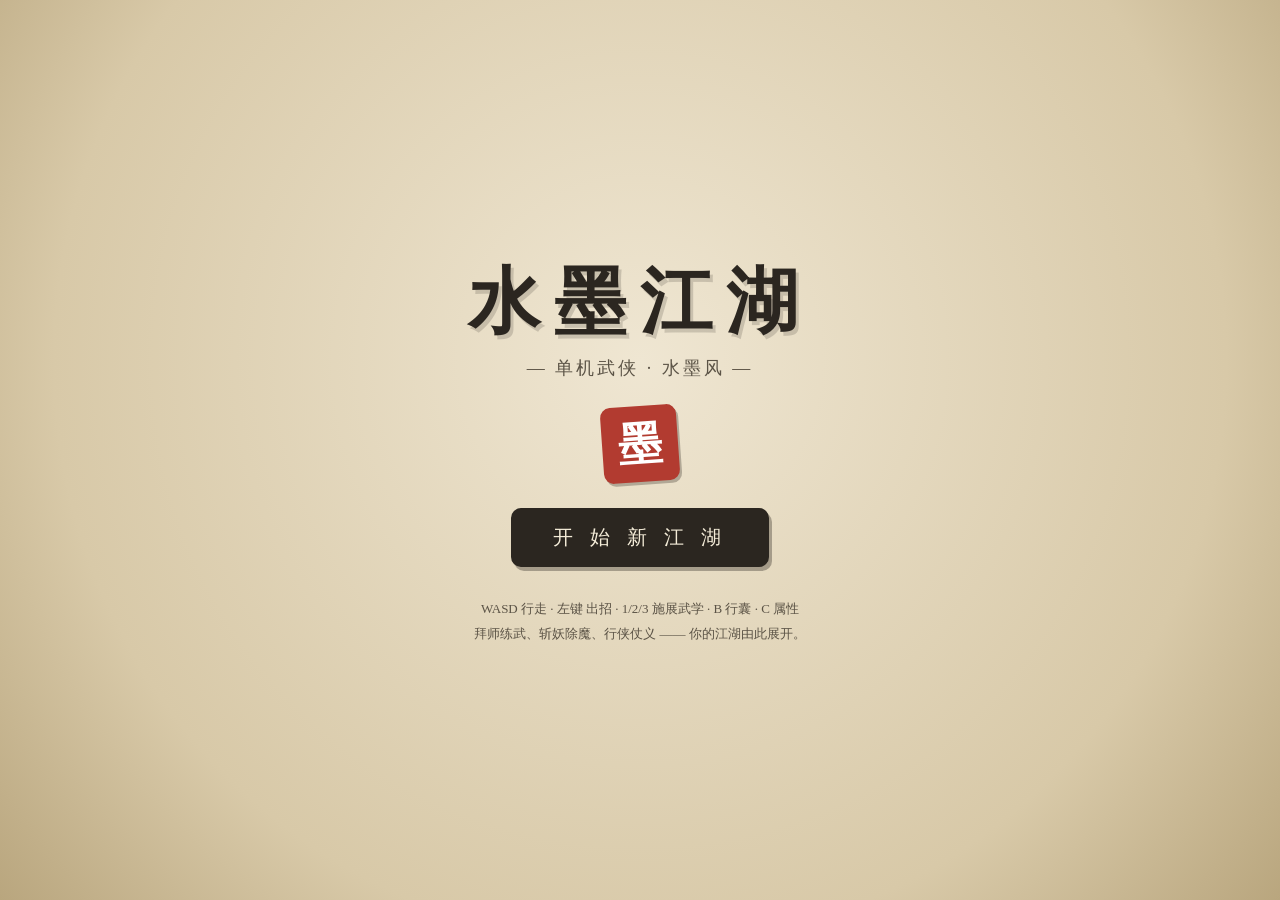
<file: docs/wuxia/index.html>
<!DOCTYPE html>
<html lang="zh">
<head>
<meta charset="utf-8">
<meta name="viewport" content="width=device-width, initial-scale=1, maximum-scale=1, user-scalable=no">
<title>水墨江湖 · 单机武侠</title>
<link rel="stylesheet" href="style.css?v=1">
</head>
<body>
<div id="game-root">
  <canvas id="game-canvas"></canvas>

  <!-- 顶部左：人物信息 -->
  <div id="hud" class="hidden">
    <div class="hud-top">
      <div class="portrait">侠</div>
      <div class="hud-bars">
        <div class="hud-name"><span id="hud-playername">无名侠客</span> <span class="hud-lv">Lv.<b id="hud-level">1</b></span></div>
        <div class="bar hp"><div class="bar-fill" id="bar-hp"></div><span class="bar-txt" id="txt-hp">100/100</span></div>
        <div class="bar mp"><div class="bar-fill" id="bar-mp"></div><span class="bar-txt" id="txt-mp">30/30</span></div>
        <div class="bar exp"><div class="bar-fill" id="bar-exp"></div><span class="bar-txt" id="txt-exp">0%</span></div>
      </div>
    </div>
    <div class="hud-coins">💰 <span id="hud-coins">0</span> 文</div>
  </div>

  <!-- 右上：小地图 -->
  <canvas id="minimap" class="hidden"></canvas>

  <!-- 消息提示 -->
  <div id="msglog" class="hidden"></div>

  <!-- 底部技能栏 -->
  <div id="skillbar" class="hidden"></div>

  <!-- 操作提示 -->
  <div id="hint" class="hidden">WASD/方向键 移动 · 鼠标左键 普攻 · 1 剑气 · 2 掌风 · 3 踏雪(闪) · B 背包 · C 属性</div>

  <!-- 背包 / 装备 / 属性 面板 -->
  <div id="panel" class="panel hidden">
    <div class="panel-head">
      <span id="panel-title">行囊</span>
      <button id="panel-close">✕</button>
    </div>
    <div class="panel-tabs">
      <button class="ptab active" data-tab="inv">行囊</button>
      <button class="ptab" data-tab="char">属性</button>
    </div>
    <div id="tab-inv" class="tab-body">
      <div class="equip-row" id="equip-row"></div>
      <div class="inv-grid" id="inv-grid"></div>
      <div class="item-detail" id="item-detail">点击物品查看 / 使用 / 装备</div>
    </div>
    <div id="tab-char" class="tab-body hidden">
      <div id="char-stats"></div>
    </div>
  </div>

  <!-- 开始界面 -->
  <div id="start-screen">
    <div class="ink-title">水墨江湖</div>
    <div class="ink-sub">— 单机武侠 · 水墨风 —</div>
    <div class="seal">墨</div>
    <div class="start-btns">
      <button id="btn-new" class="ink-btn">开 始 新 江 湖</button>
      <button id="btn-continue" class="ink-btn secondary hidden">继 续 前 缘</button>
    </div>
    <div class="start-hint">WASD 行走 · 左键 出招 · 1/2/3 施展武学 · B 行囊 · C 属性<br>拜师练武、斩妖除魔、行侠仗义 —— 你的江湖由此展开。</div>
  </div>

  <!-- 死亡界面 -->
  <div id="death-screen" class="hidden">
    <div class="death-title">身 受 重 创</div>
    <div class="death-sub" id="death-sub">你倒在了江湖之中……</div>
    <button id="btn-revive" class="ink-btn">回 城 疗 伤</button>
  </div>
</div>
<script src="game.js?v=1" type="module"></script>
</body>
</html>
</file>
<file: docs/wuxia/style.css>
/* ===== 水墨江湖 UI —— 宣纸 + 水墨 + 朱砂印 ===== */
:root{
  --paper:#efe6d2;
  --paper-dark:#e2d6bb;
  --ink:#2b2620;
  --ink-soft:#5b5346;
  --seal:#b23b30;      /* 朱砂红 */
  --jade:#4f7d63;      /* 竹青 */
  --gold:#b8893f;
}
*{ box-sizing:border-box; margin:0; padding:0; -webkit-tap-highlight-color:transparent; }
html,body{ width:100%; height:100%; overflow:hidden; background:#1c1813;
  font-family:"KaiTi","STKaiti","Kaiti SC","Songti SC","SimSun",serif; color:var(--ink); user-select:none; }
.hidden{ display:none !important; }

#game-root{ position:fixed; inset:0; }
#game-canvas{ position:absolute; inset:0; width:100%; height:100%; display:block; cursor:crosshair; }

/* ---------- HUD ---------- */
#hud{ position:absolute; top:14px; left:14px; z-index:20; }
.hud-top{ display:flex; gap:10px; align-items:flex-start;
  background:rgba(239,230,210,0.9); border:1px solid var(--ink); border-radius:8px;
  padding:8px 12px 8px 8px; box-shadow:2px 3px 0 rgba(43,38,32,0.25); }
.portrait{ width:52px; height:52px; flex:none; border:2px solid var(--ink); border-radius:6px;
  background:radial-gradient(circle at 40% 35%, #f6f0e0, #cdbf9e); color:var(--ink);
  display:flex; align-items:center; justify-content:center; font-size:26px; font-weight:700; }
.hud-bars{ width:210px; }
.hud-name{ font-size:14px; margin-bottom:3px; color:var(--ink); }
.hud-lv{ float:right; color:var(--seal); }
.hud-lv b{ font-size:15px; }
.bar{ position:relative; height:13px; border:1px solid var(--ink); border-radius:7px; margin-bottom:4px;
  background:rgba(43,38,32,0.12); overflow:hidden; }
.bar-fill{ position:absolute; inset:0; width:100%; transition:width .18s ease; }
.bar.hp .bar-fill{ background:linear-gradient(90deg,#8a2b23,#c94236); }
.bar.mp .bar-fill{ background:linear-gradient(90deg,#2f5d8a,#4f93c9); }
.bar.exp{ height:8px; } .bar.exp .bar-fill{ background:linear-gradient(90deg,#8a6a2f,#d6ae55); }
.bar-txt{ position:absolute; inset:0; text-align:center; font-size:10px; line-height:13px; color:#f4ecd8;
  text-shadow:0 1px 1px rgba(0,0,0,.5); }
.hud-coins{ margin-top:6px; font-size:13px; color:var(--ink);
  background:rgba(239,230,210,0.85); border:1px solid var(--ink); border-radius:6px; padding:2px 8px; display:inline-block; }

/* ---------- 小地图 ---------- */
#minimap{ position:absolute; top:14px; right:14px; width:150px; height:150px; z-index:20;
  border:2px solid var(--ink); border-radius:8px; background:rgba(239,230,210,0.85); box-shadow:2px 3px 0 rgba(43,38,32,.25); }

/* ---------- 消息 ---------- */
#msglog{ position:absolute; left:50%; top:76px; transform:translateX(-50%); z-index:20;
  display:flex; flex-direction:column; align-items:center; gap:4px; pointer-events:none; }
.msg{ background:rgba(43,38,32,0.82); color:#f4ecd8; padding:4px 14px; border-radius:14px; font-size:14px;
  animation:msgIn .3s ease; }
.msg.good{ color:#ffe9a8; } .msg.warn{ color:#ff9c8c; } .msg.jade{ color:#9fe3c0; }
@keyframes msgIn{ from{ opacity:0; transform:translateY(-6px);} to{ opacity:1; transform:none;} }

/* ---------- 技能栏 ---------- */
#skillbar{ position:absolute; bottom:16px; left:50%; transform:translateX(-50%); z-index:20;
  display:flex; gap:10px; }
.skill-slot{ width:58px; height:58px; border:2px solid var(--ink); border-radius:10px; position:relative;
  background:rgba(239,230,210,0.9); box-shadow:2px 3px 0 rgba(43,38,32,.25); text-align:center; cursor:pointer; overflow:hidden; }
.skill-slot .s-icon{ font-size:24px; margin-top:5px; display:block; }
.skill-slot .s-name{ font-size:10px; color:var(--ink); line-height:1; }
.skill-slot .s-key{ position:absolute; top:1px; left:3px; font-size:10px; color:var(--seal); font-weight:700; }
.skill-slot .s-cd{ position:absolute; inset:0; background:rgba(43,38,32,0.6); color:#fff;
  display:flex; align-items:center; justify-content:center; font-size:18px; }
.skill-slot .s-mp{ position:absolute; bottom:1px; right:3px; font-size:9px; color:#2f5d8a; }

/* ---------- 面板 ---------- */
.panel{ position:absolute; top:50%; left:50%; transform:translate(-50%,-50%); z-index:40; width:min(460px,92vw);
  max-height:88vh; overflow:hidden; background:var(--paper); border:2px solid var(--ink); border-radius:12px;
  box-shadow:4px 6px 0 rgba(43,38,32,.3); display:flex; flex-direction:column; }
.panel-head{ display:flex; justify-content:space-between; align-items:center; padding:10px 14px;
  border-bottom:1px solid var(--ink); font-size:18px; font-weight:700; letter-spacing:2px; }
#panel-close{ border:none; background:var(--seal); color:#fff; width:26px; height:26px; border-radius:6px; cursor:pointer; font-size:15px; }
.panel-tabs{ display:flex; gap:6px; padding:8px 14px 0; }
.ptab{ flex:1; padding:6px; border:1px solid var(--ink); border-bottom:none; border-radius:8px 8px 0 0;
  background:var(--paper-dark); color:var(--ink-soft); cursor:pointer; font-family:inherit; font-size:14px; }
.ptab.active{ background:var(--paper); color:var(--ink); font-weight:700; }
.tab-body{ padding:12px 14px 16px; overflow-y:auto; }
.equip-row{ display:flex; gap:8px; margin-bottom:10px; }
.equip-slot{ flex:1; height:52px; border:1px dashed var(--ink); border-radius:8px; display:flex; flex-direction:column;
  align-items:center; justify-content:center; font-size:11px; color:var(--ink-soft); cursor:pointer; background:rgba(255,255,255,.2); }
.equip-slot .es-name{ font-size:12px; }
.inv-grid{ display:grid; grid-template-columns:repeat(6,1fr); gap:6px; }
.inv-cell{ aspect-ratio:1; border:1px solid var(--ink); border-radius:6px; background:rgba(255,255,255,.25);
  display:flex; align-items:center; justify-content:center; font-size:20px; cursor:pointer; position:relative; }
.inv-cell.empty{ border-style:dashed; opacity:.5; cursor:default; }
.inv-cell .cnt{ position:absolute; bottom:0; right:2px; font-size:10px; color:var(--ink); }
.q-fan{ box-shadow:inset 0 0 0 2px #9a9083; }
.q-fine{ box-shadow:inset 0 0 0 2px var(--jade); }
.q-rare{ box-shadow:inset 0 0 0 2px #3f6ea8; }
.q-epic{ box-shadow:inset 0 0 0 2px var(--gold); }
.item-detail{ margin-top:12px; padding:10px; border:1px solid var(--ink); border-radius:8px; min-height:64px; font-size:13px;
  background:rgba(255,255,255,.25); line-height:1.7; }
.item-detail .d-name{ font-size:15px; font-weight:700; }
.detail-btns{ margin-top:8px; display:flex; gap:8px; }
.mini-btn{ padding:5px 14px; border:1px solid var(--ink); border-radius:6px; background:var(--jade); color:#fff;
  cursor:pointer; font-family:inherit; font-size:13px; }
.mini-btn.sell{ background:var(--gold); } .mini-btn.drop{ background:#8a8078; }
#char-stats{ font-size:14px; line-height:2; }
#char-stats .st{ display:flex; justify-content:space-between; border-bottom:1px dotted var(--ink-soft); }
#char-stats .st b{ color:var(--seal); }

/* ---------- 开始 / 死亡 ---------- */
#start-screen,#death-screen{ position:absolute; inset:0; z-index:60; display:flex; flex-direction:column;
  align-items:center; justify-content:center; text-align:center;
  background:radial-gradient(circle at 50% 40%, #efe6d2 0%, #d8c9a8 70%, #b9a67e 100%); }
.ink-title{ font-size:72px; font-weight:700; letter-spacing:14px; color:var(--ink); text-shadow:3px 4px 0 rgba(43,38,32,.18); }
.ink-sub{ font-size:18px; color:var(--ink-soft); margin-top:6px; letter-spacing:3px; }
.seal{ margin:26px 0; width:76px; height:76px; background:var(--seal); color:#fff; font-size:44px; font-weight:700;
  display:flex; align-items:center; justify-content:center; border-radius:10px; transform:rotate(-4deg);
  box-shadow:2px 3px 0 rgba(43,38,32,.3); }
.start-btns{ display:flex; flex-direction:column; gap:14px; }
.ink-btn{ padding:14px 40px; font-size:20px; letter-spacing:6px; font-family:inherit; cursor:pointer; color:#f4ecd8;
  background:var(--ink); border:2px solid var(--ink); border-radius:10px; box-shadow:3px 4px 0 rgba(43,38,32,.35); }
.ink-btn:active{ transform:translate(2px,2px); box-shadow:1px 2px 0 rgba(43,38,32,.35); }
.ink-btn.secondary{ background:var(--paper); color:var(--ink); }
.start-hint{ margin-top:30px; font-size:13px; color:var(--ink-soft); line-height:1.9; }
.death-title{ font-size:56px; letter-spacing:10px; color:var(--seal); text-shadow:2px 3px 0 rgba(43,38,32,.2); }
.death-sub{ font-size:16px; color:var(--ink-soft); margin:14px 0 30px; }

@media (max-width:560px){
  .ink-title{ font-size:48px; } .hud-bars{ width:150px; } #minimap{ width:104px; height:104px; }
  .skill-slot{ width:50px; height:50px; }
}
</file>
